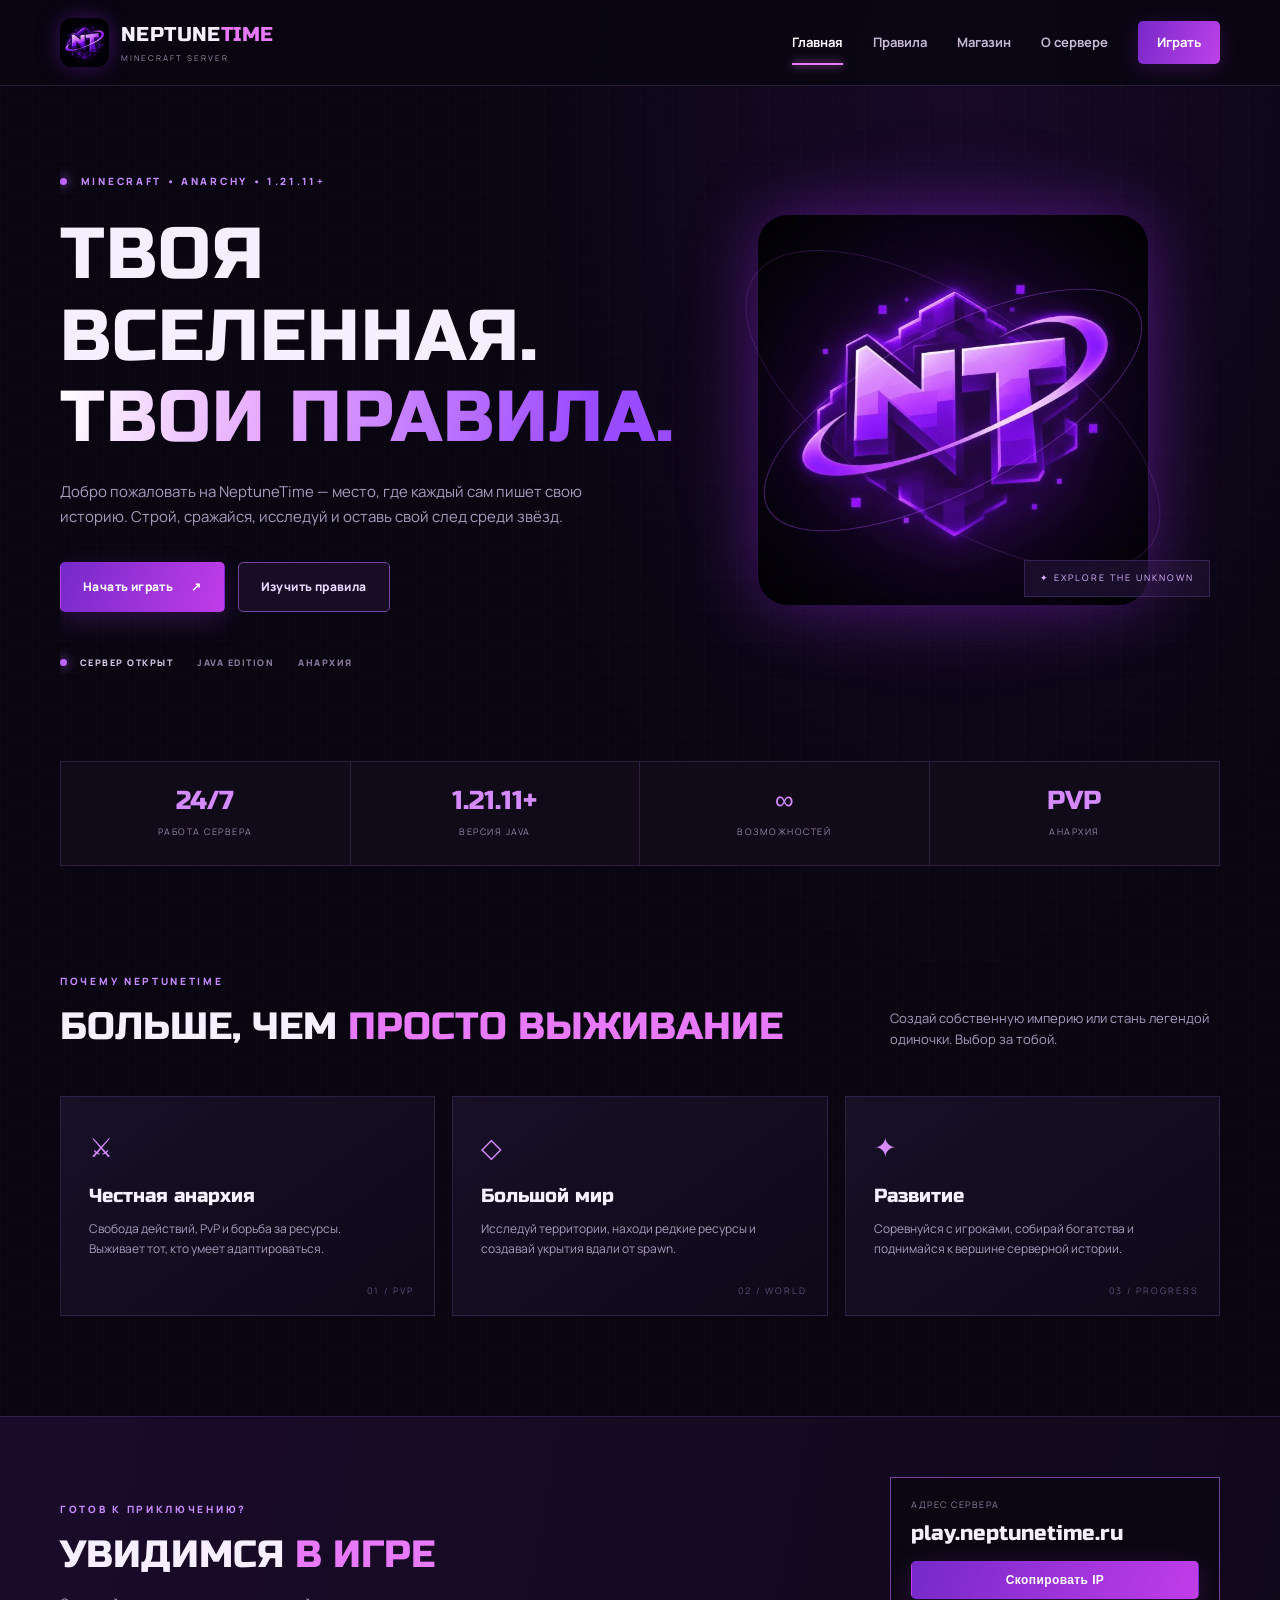
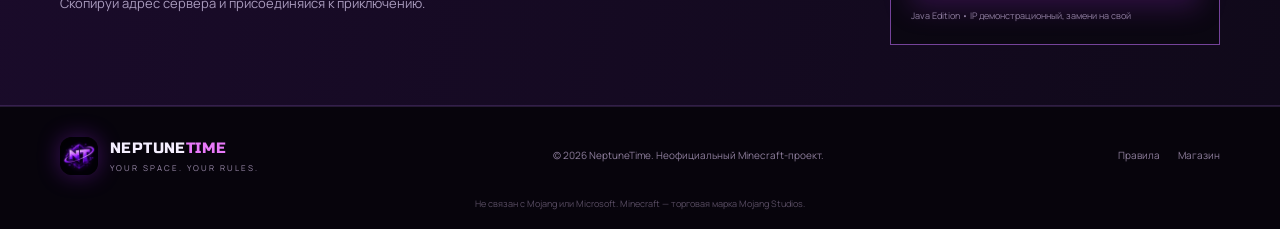
<file: NeptuneTime/index.html>
<!DOCTYPE html>
<html lang="ru">
<head>
  <meta charset="UTF-8"><meta name="viewport" content="width=device-width, initial-scale=1">
  <meta name="theme-color" content="#090611"><meta name="description" content="NeptuneTime — Minecraft анархия с космической атмосферой.">
  <title>NeptuneTime — Minecraft сервер</title><link rel="icon" href="assets/logo.jpg"><link rel="stylesheet" href="css/style.css">
</head>
<body>
<header class="site-header"><a class="brand" href="index.html"><img src="assets/logo.jpg" alt="NeptuneTime"><span>NEPTUNE<span class="accent">TIME</span><small>MINECRAFT SERVER</small></span></a>
<button class="menu-toggle" aria-label="Открыть меню">☰</button><nav class="nav"><a class="active" href="index.html">Главная</a><a href="rules.html">Правила</a><a href="shop.html">Магазин</a><a href="about.html">О сервере</a><a class="nav-cta" href="#connect">Играть</a></nav></header>
<main>
<section class="hero"><div class="hero-grid"></div><div class="hero-content"><span class="eyebrow"><i></i> MINECRAFT • ANARCHY • 1.21.11+</span><h1>ТВОЯ ВСЕЛЕННАЯ.<br><span class="gradient">ТВОИ ПРАВИЛА.</span></h1><p>Добро пожаловать на NeptuneTime — место, где каждый сам пишет свою историю. Строй, сражайся, исследуй и оставь свой след среди звёзд.</p><div class="hero-actions"><a class="button primary" href="#connect">Начать играть <span>↗</span></a><a class="button secondary" href="rules.html">Изучить правила</a></div><div class="hero-meta"><span><b class="pulse"></b> СЕРВЕР ОТКРЫТ</span><span>JAVA EDITION</span><span>АНАРХИЯ</span></div></div><div class="hero-art"><div class="orbit orbit-one"></div><div class="orbit orbit-two"></div><img src="assets/logo.jpg" alt="Логотип NeptuneTime"><div class="floating-tag">✦ EXPLORE THE UNKNOWN</div></div></section>
<section class="stats wrap"><div><strong>24/7</strong><span>РАБОТА СЕРВЕРА</span></div><div><strong>1.21.11+</strong><span>ВЕРСИЯ JAVA</span></div><div><strong>∞</strong><span>ВОЗМОЖНОСТЕЙ</span></div><div><strong>PVP</strong><span>АНАРХИЯ</span></div></section>
<section class="section wrap"><div class="section-head"><div><span class="eyebrow">ПОЧЕМУ NEPTUNETIME</span><h2>БОЛЬШЕ, ЧЕМ <span class="accent">ПРОСТО ВЫЖИВАНИЕ</span></h2></div><p>Создай собственную империю или стань легендой одиночки. Выбор за тобой.</p></div><div class="feature-grid"><article class="feature-card"><div class="feature-icon">⚔</div><h3>Честная анархия</h3><p>Свобода действий, PvP и борьба за ресурсы. Выживает тот, кто умеет адаптироваться.</p><span class="card-number">01 / PVP</span></article><article class="feature-card"><div class="feature-icon">◇</div><h3>Большой мир</h3><p>Исследуй территории, находи редкие ресурсы и создавай укрытия вдали от spawn.</p><span class="card-number">02 / WORLD</span></article><article class="feature-card"><div class="feature-icon">✦</div><h3>Развитие</h3><p>Соревнуйся с игроками, собирай богатства и поднимайся к вершине серверной истории.</p><span class="card-number">03 / PROGRESS</span></article></div></section>
<section class="connect-section" id="connect"><div class="wrap connect-box"><div><span class="eyebrow">ГОТОВ К ПРИКЛЮЧЕНИЮ?</span><h2>УВИДИМСЯ <span class="accent">В ИГРЕ</span></h2><p>Скопируй адрес сервера и присоединяйся к приключению.</p></div><div class="server-address"><span>АДРЕС СЕРВЕРА</span><strong id="server-ip">play.neptunetime.ru</strong><button class="button primary copy-btn" data-copy="play.neptunetime.ru">Скопировать IP</button><small class="copy-status" aria-live="polite">Java Edition • IP демонстрационный, замени на свой</small></div></div></section>
</main><footer class="footer"><div class="wrap footer-inner"><a class="brand small-brand" href="index.html"><img src="assets/logo.jpg" alt=""><span>NEPTUNE<span class="accent">TIME</span><small>YOUR SPACE. YOUR RULES.</small></span></a><p>© 2026 NeptuneTime. Неофициальный Minecraft-проект.</p><div><a href="rules.html">Правила</a><a href="shop.html">Магазин</a></div></div><p class="disclaimer">Не связан с Mojang или Microsoft. Minecraft — торговая марка Mojang Studios.</p></footer><script src="js/main.js"></script></body></html>
</file>
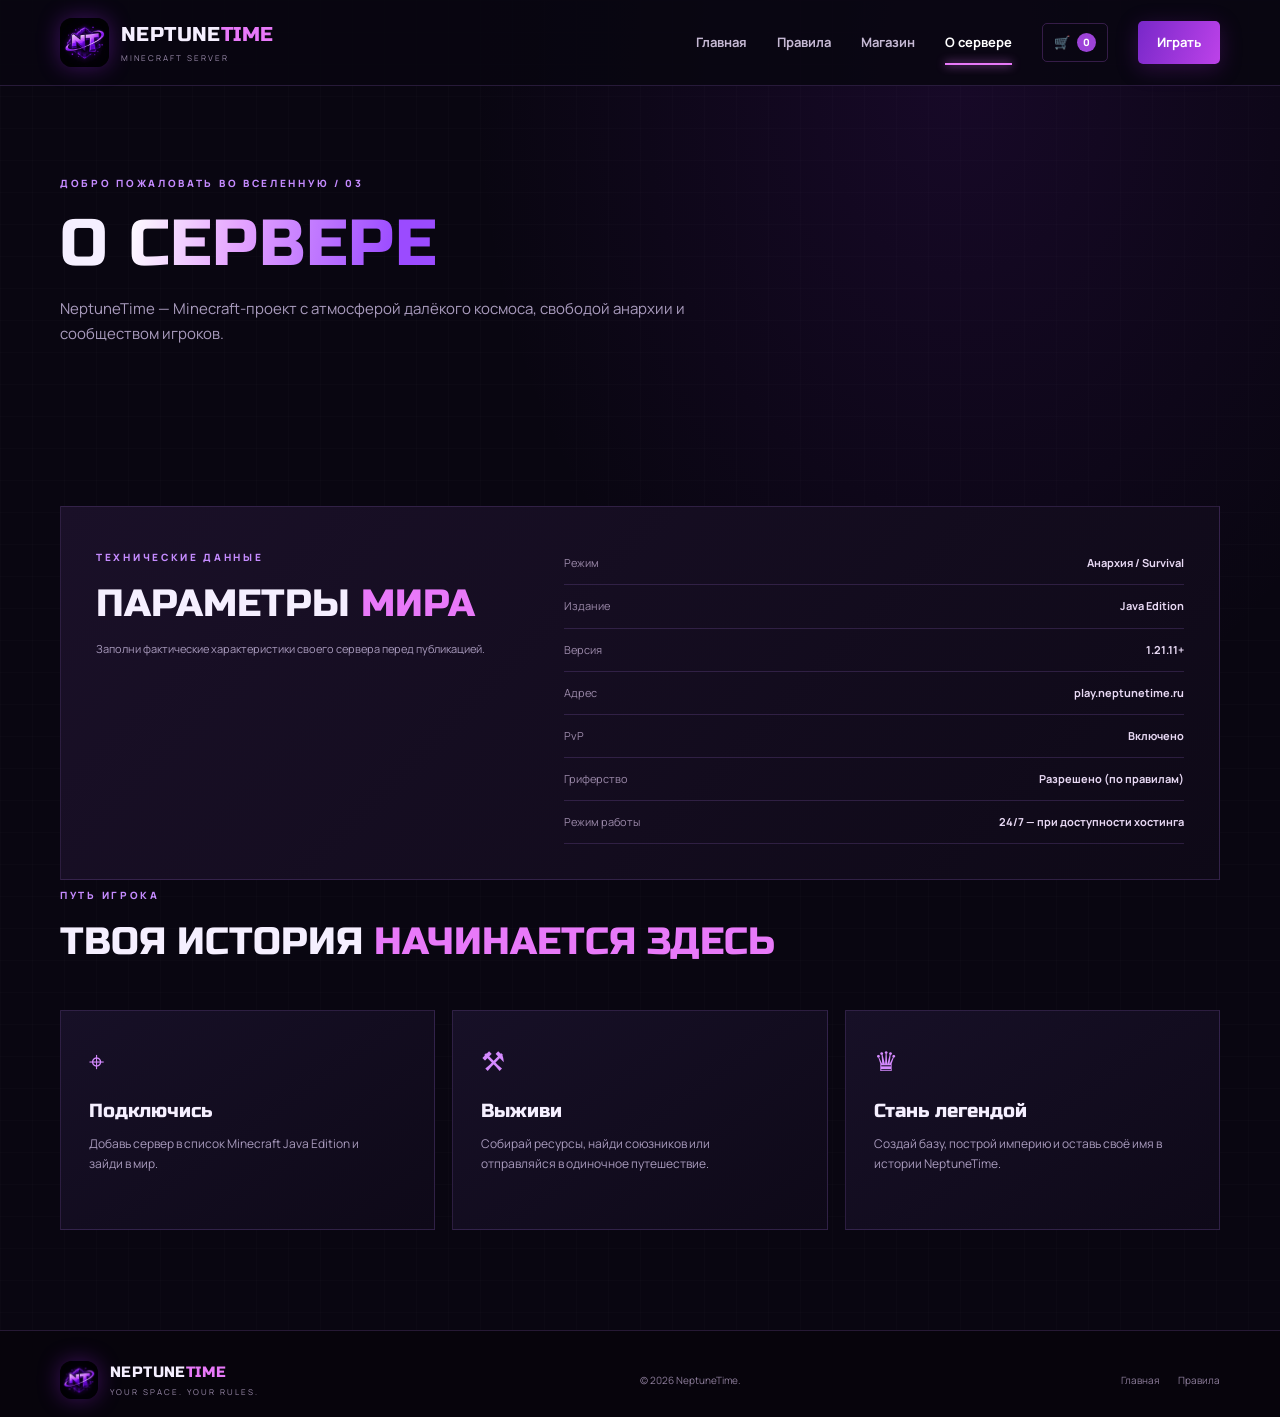
<file: NeptuneTime/about.html>
<!DOCTYPE html>
<html lang="ru"><head><meta charset="UTF-8"><meta name="viewport" content="width=device-width,initial-scale=1"><meta name="theme-color" content="#090611"><title>О сервере — NeptuneTime</title><link rel="icon" href="assets/logo.jpg"><link rel="stylesheet" href="css/style.css"></head><body>
<header class="site-header"><a class="brand" href="index.html"><img src="assets/logo.jpg" alt="NeptuneTime"><span>NEPTUNE<span class="accent">TIME</span><small>MINECRAFT SERVER</small></span></a><button class="menu-toggle" aria-label="Открыть меню">☰</button><nav class="nav"><a href="index.html">Главная</a><a href="rules.html">Правила</a><a href="shop.html">Магазин</a><a class="active" href="about.html">О сервере</a><a class="cart-nav" href="shop.html#cart" aria-label="Корзина">🛒 <span class="cart-count">0</span></a><a class="nav-cta" href="index.html#connect">Играть</a></nav></header>
<main><section class="page-hero wrap"><span class="eyebrow">ДОБРО ПОЖАЛОВАТЬ ВО ВСЕЛЕННУЮ / 03</span><h1>О <span class="gradient">СЕРВЕРЕ</span></h1><p>NeptuneTime — Minecraft-проект с атмосферой далёкого космоса, свободой анархии и сообществом игроков.</p></section>
<section class="wrap section"><div class="about-panel"><div><span class="eyebrow">ТЕХНИЧЕСКИЕ ДАННЫЕ</span><h2>ПАРАМЕТРЫ <span class="accent">МИРА</span></h2><p class="muted">Заполни фактические характеристики своего сервера перед публикацией.</p></div><div class="data-list"><div><span>Режим</span><b>Анархия / Survival</b></div><div><span>Издание</span><b>Java Edition</b></div><div><span>Версия</span><b>1.21.11+</b></div><div><span>Адрес</span><b>play.neptunetime.ru</b></div><div><span>PvP</span><b>Включено</b></div><div><span>Гриферство</span><b>Разрешено (по правилам)</b></div><div><span>Режим работы</span><b>24/7 — при доступности хостинга</b></div></div></div>
<div class="section-head"><div><span class="eyebrow">ПУТЬ ИГРОКА</span><h2>ТВОЯ ИСТОРИЯ <span class="accent">НАЧИНАЕТСЯ ЗДЕСЬ</span></h2></div></div><div class="feature-grid"><article class="feature-card"><div class="feature-icon">⌖</div><h3>Подключись</h3><p>Добавь сервер в список Minecraft Java Edition и зайди в мир.</p></article><article class="feature-card"><div class="feature-icon">⚒</div><h3>Выживи</h3><p>Собирай ресурсы, найди союзников или отправляйся в одиночное путешествие.</p></article><article class="feature-card"><div class="feature-icon">♛</div><h3>Стань легендой</h3><p>Создай базу, построй империю и оставь своё имя в истории NeptuneTime.</p></article></div></section></main>
<footer class="footer"><div class="wrap footer-inner"><a class="brand small-brand" href="index.html"><img src="assets/logo.jpg" alt=""><span>NEPTUNE<span class="accent">TIME</span><small>YOUR SPACE. YOUR RULES.</small></span></a><p>© 2026 NeptuneTime.</p><div><a href="index.html">Главная</a><a href="rules.html">Правила</a></div></div></footer><script src="js/main.js"></script></body></html>
</file>
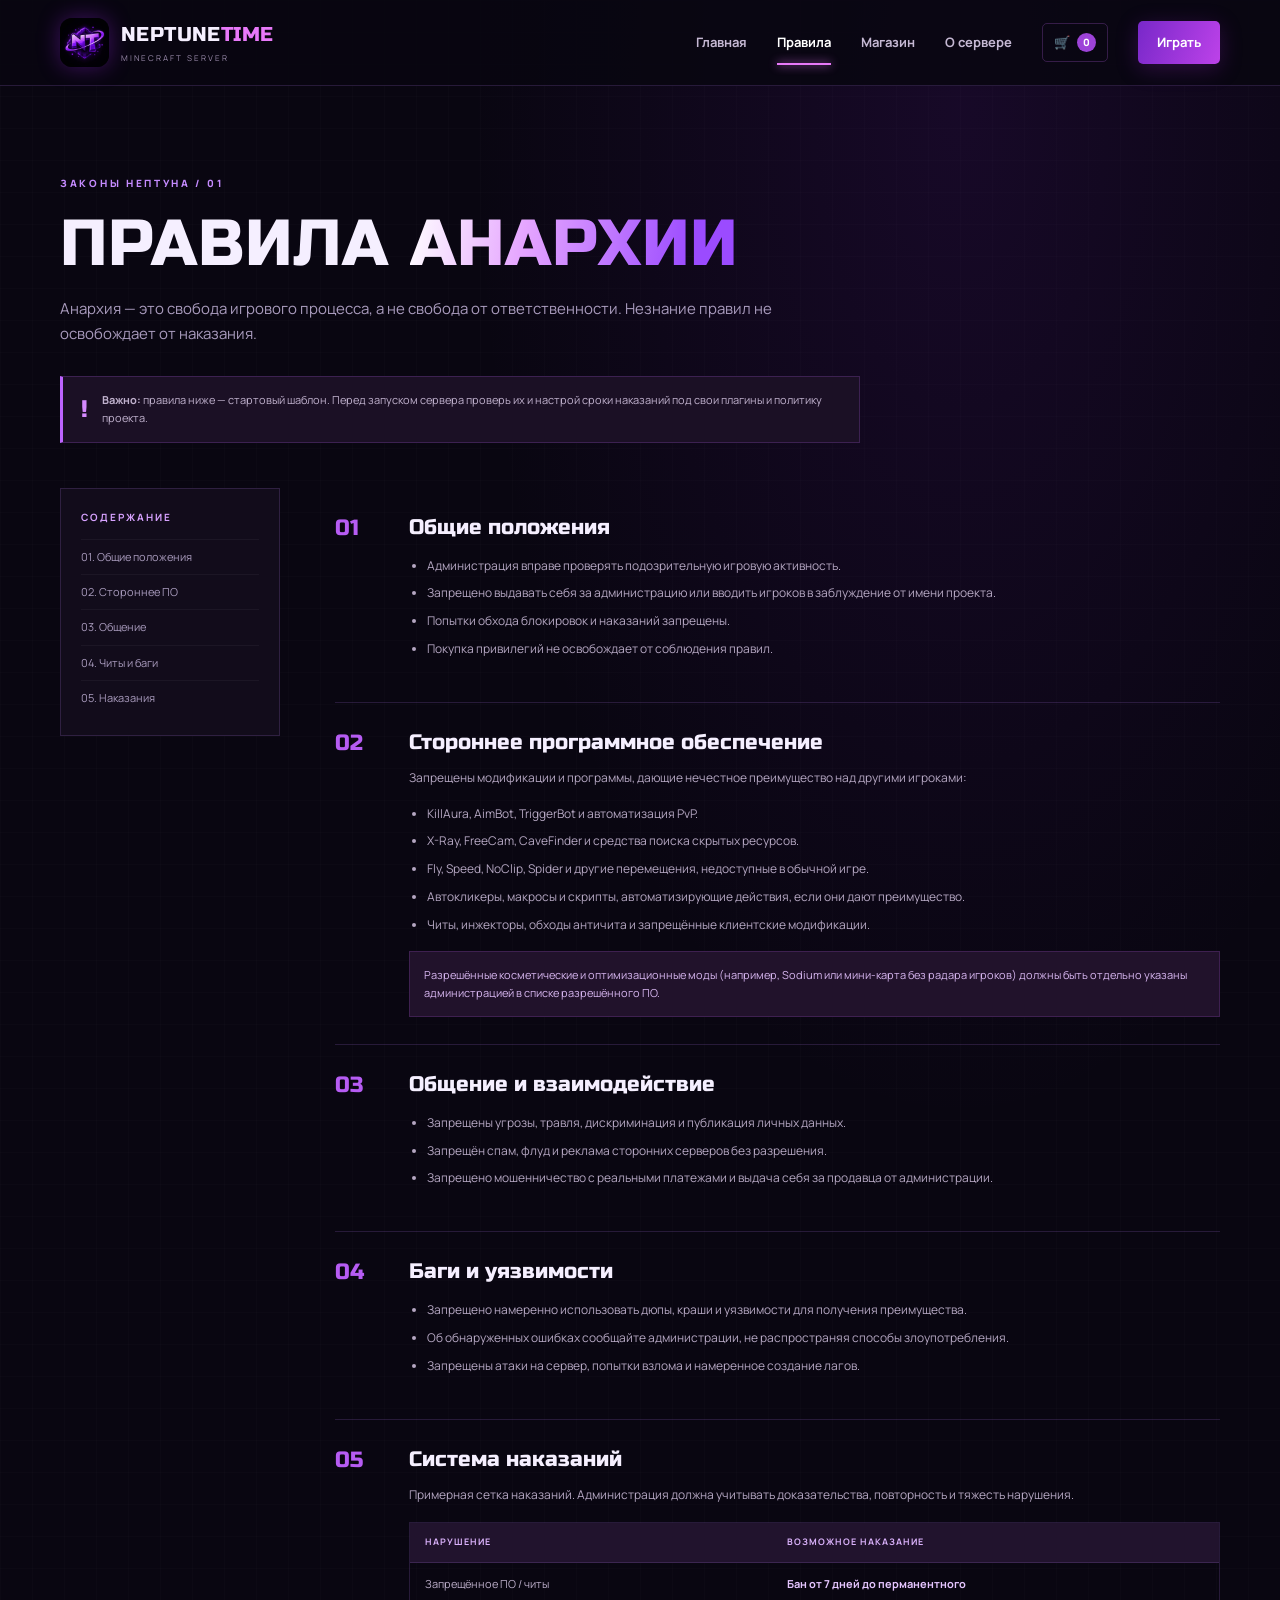
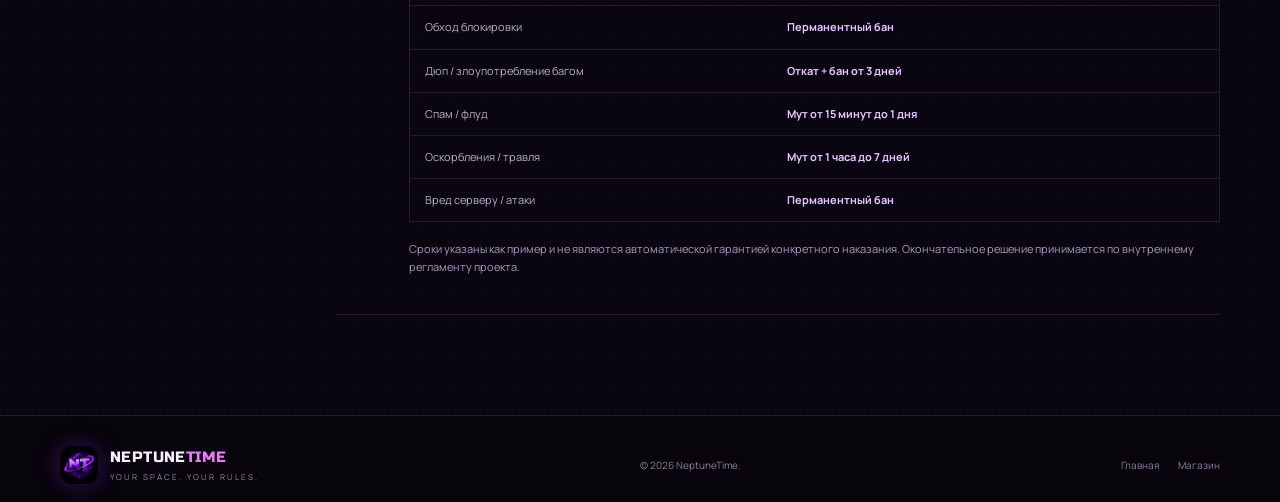
<file: NeptuneTime/rules.html>
<!DOCTYPE html>
<html lang="ru"><head><meta charset="UTF-8"><meta name="viewport" content="width=device-width,initial-scale=1"><meta name="theme-color" content="#090611"><title>Правила — NeptuneTime</title><link rel="icon" href="assets/logo.jpg"><link rel="stylesheet" href="css/style.css"></head><body>
<header class="site-header"><a class="brand" href="index.html"><img src="assets/logo.jpg" alt="NeptuneTime"><span>NEPTUNE<span class="accent">TIME</span><small>MINECRAFT SERVER</small></span></a><button class="menu-toggle" aria-label="Открыть меню">☰</button><nav class="nav"><a href="index.html">Главная</a><a class="active" href="rules.html">Правила</a><a href="shop.html">Магазин</a><a href="about.html">О сервере</a><a class="cart-nav" href="shop.html#cart" aria-label="Корзина">🛒 <span class="cart-count">0</span></a><a class="nav-cta" href="index.html#connect">Играть</a></nav></header>
<main><section class="page-hero wrap"><span class="eyebrow">ЗАКОНЫ НЕПТУНА / 01</span><h1>ПРАВИЛА <span class="gradient">АНАРХИИ</span></h1><p>Анархия — это свобода игрового процесса, а не свобода от ответственности. Незнание правил не освобождает от наказания.</p><div class="notice"><span>!</span><p><b>Важно:</b> правила ниже — стартовый шаблон. Перед запуском сервера проверь их и настрой сроки наказаний под свои плагины и политику проекта.</p></div></section>
<section class="wrap rules-layout"><aside class="rules-index"><b>СОДЕРЖАНИЕ</b><a href="#general">01. Общие положения</a><a href="#software">02. Стороннее ПО</a><a href="#chat">03. Общение</a><a href="#exploits">04. Читы и баги</a><a href="#punishments">05. Наказания</a></aside><div class="rules-content">
<article class="rule-block" id="general"><span class="rule-no">01</span><div><h2>Общие положения</h2><ul><li>Администрация вправе проверять подозрительную игровую активность.</li><li>Запрещено выдавать себя за администрацию или вводить игроков в заблуждение от имени проекта.</li><li>Попытки обхода блокировок и наказаний запрещены.</li><li>Покупка привилегий не освобождает от соблюдения правил.</li></ul></div></article>
<article class="rule-block" id="software"><span class="rule-no">02</span><div><h2>Стороннее программное обеспечение</h2><p>Запрещены модификации и программы, дающие нечестное преимущество над другими игроками:</p><ul><li>KillAura, AimBot, TriggerBot и автоматизация PvP.</li><li>X-Ray, FreeCam, CaveFinder и средства поиска скрытых ресурсов.</li><li>Fly, Speed, NoClip, Spider и другие перемещения, недоступные в обычной игре.</li><li>Автокликеры, макросы и скрипты, автоматизирующие действия, если они дают преимущество.</li><li>Читы, инжекторы, обходы античита и запрещённые клиентские модификации.</li></ul><div class="rule-tip">Разрешённые косметические и оптимизационные моды (например, Sodium или мини-карта без радара игроков) должны быть отдельно указаны администрацией в списке разрешённого ПО.</div></div></article>
<article class="rule-block" id="chat"><span class="rule-no">03</span><div><h2>Общение и взаимодействие</h2><ul><li>Запрещены угрозы, травля, дискриминация и публикация личных данных.</li><li>Запрещён спам, флуд и реклама сторонних серверов без разрешения.</li><li>Запрещено мошенничество с реальными платежами и выдача себя за продавца от администрации.</li></ul></div></article>
<article class="rule-block" id="exploits"><span class="rule-no">04</span><div><h2>Баги и уязвимости</h2><ul><li>Запрещено намеренно использовать дюпы, краши и уязвимости для получения преимущества.</li><li>Об обнаруженных ошибках сообщайте администрации, не распространяя способы злоупотребления.</li><li>Запрещены атаки на сервер, попытки взлома и намеренное создание лагов.</li></ul></div></article>
<article class="rule-block" id="punishments"><span class="rule-no">05</span><div><h2>Система наказаний</h2><p>Примерная сетка наказаний. Администрация должна учитывать доказательства, повторность и тяжесть нарушения.</p><div class="punishment-table"><div><b>НАРУШЕНИЕ</b><b>ВОЗМОЖНОЕ НАКАЗАНИЕ</b></div><div><span>Запрещённое ПО / читы</span><strong>Бан от 7 дней до перманентного</strong></div><div><span>Обход блокировки</span><strong>Перманентный бан</strong></div><div><span>Дюп / злоупотребление багом</span><strong>Откат + бан от 3 дней</strong></div><div><span>Спам / флуд</span><strong>Мут от 15 минут до 1 дня</strong></div><div><span>Оскорбления / травля</span><strong>Мут от 1 часа до 7 дней</strong></div><div><span>Вред серверу / атаки</span><strong>Перманентный бан</strong></div></div><p class="muted">Сроки указаны как пример и не являются автоматической гарантией конкретного наказания. Окончательное решение принимается по внутреннему регламенту проекта.</p></div></article>
</div></section></main><footer class="footer"><div class="wrap footer-inner"><a class="brand small-brand" href="index.html"><img src="assets/logo.jpg" alt=""><span>NEPTUNE<span class="accent">TIME</span><small>YOUR SPACE. YOUR RULES.</small></span></a><p>© 2026 NeptuneTime.</p><div><a href="index.html">Главная</a><a href="shop.html">Магазин</a></div></div></footer><script src="js/main.js"></script></body></html>
</file>
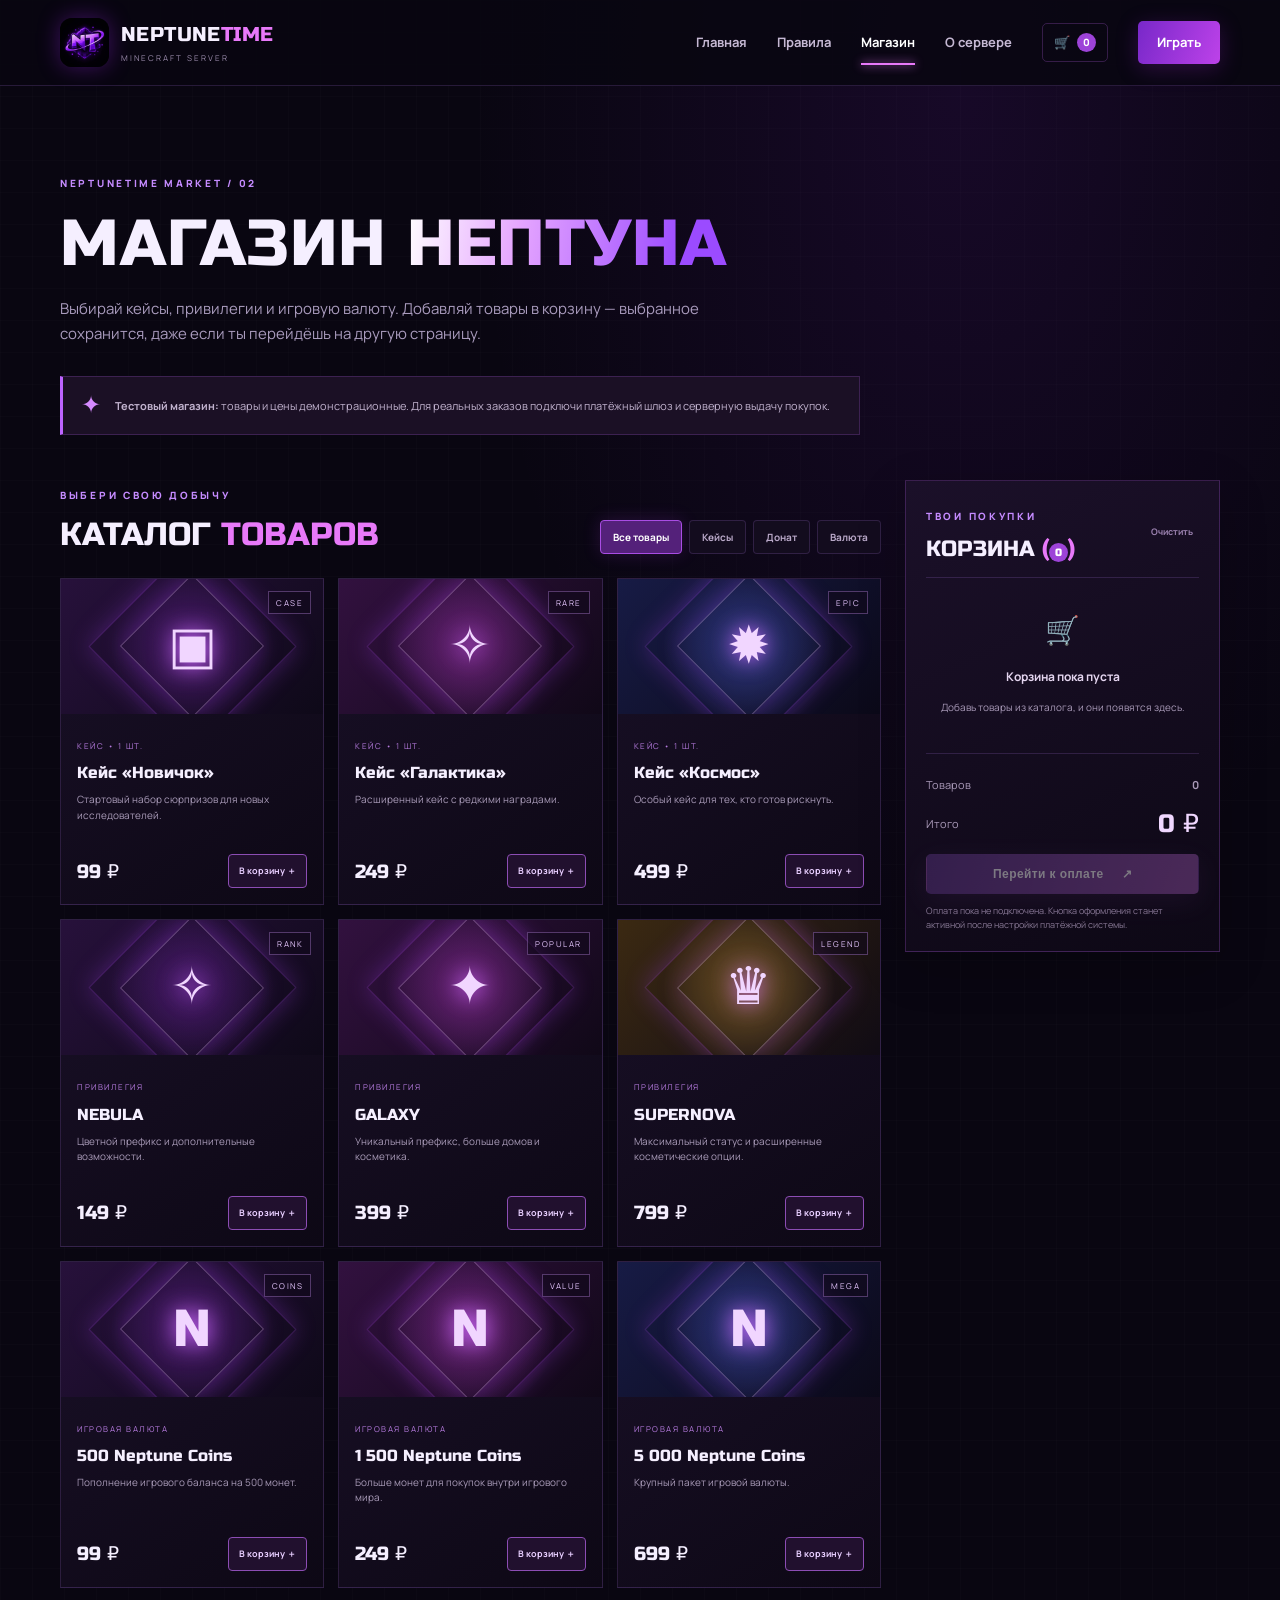
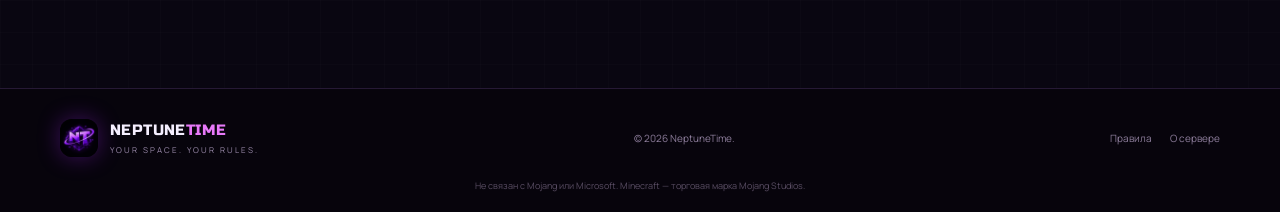
<file: NeptuneTime/shop.html>
<!DOCTYPE html>
<html lang="ru">
<head><meta charset="UTF-8"><meta name="viewport" content="width=device-width,initial-scale=1"><meta name="theme-color" content="#090611"><title>Магазин — NeptuneTime</title><link rel="icon" href="assets/logo.jpg"><link rel="stylesheet" href="css/style.css"></head>
<body>
<header class="site-header"><a class="brand" href="index.html"><img src="assets/logo.jpg" alt="NeptuneTime"><span>NEPTUNE<span class="accent">TIME</span><small>MINECRAFT SERVER</small></span></a><button class="menu-toggle" aria-label="Открыть меню">☰</button><nav class="nav"><a href="index.html">Главная</a><a href="rules.html">Правила</a><a class="active" href="shop.html">Магазин</a><a href="about.html">О сервере</a><a class="cart-nav" href="#cart" aria-label="Корзина">🛒 <span class="cart-count">0</span></a><a class="nav-cta" href="index.html#connect">Играть</a></nav></header>
<main>
<section class="page-hero wrap"><span class="eyebrow">NEPTUNETIME MARKET / 02</span><h1>МАГАЗИН <span class="gradient">НЕПТУНА</span></h1><p>Выбирай кейсы, привилегии и игровую валюту. Добавляй товары в корзину — выбранное сохранится, даже если ты перейдёшь на другую страницу.</p><div class="notice"><span>✦</span><p><b>Тестовый магазин:</b> товары и цены демонстрационные. Для реальных заказов подключи платёжный шлюз и серверную выдачу покупок.</p></div></section>
<section class="wrap shop-layout">
<div class="shop-main">
<div class="shop-toolbar"><div><span class="eyebrow">ВЫБЕРИ СВОЮ ДОБЫЧУ</span><h2>КАТАЛОГ <span class="accent">ТОВАРОВ</span></h2></div><div class="shop-filters" role="group" aria-label="Категории товаров"><button class="filter-btn active" data-filter="all">Все товары</button><button class="filter-btn" data-filter="cases">Кейсы</button><button class="filter-btn" data-filter="ranks">Донат</button><button class="filter-btn" data-filter="currency">Валюта</button></div></div>
<div class="shop-grid">
<article class="product-card" data-category="cases" data-id="case-starter" data-name="Кейс «Новичок»" data-price="99"><div class="product-visual case-violet"><span class="product-symbol">▣</span><span class="product-ribbon">CASE</span></div><div class="product-info"><span class="product-type">КЕЙС • 1 ШТ.</span><h3>Кейс «Новичок»</h3><p>Стартовый набор сюрпризов для новых исследователей.</p><div class="product-bottom"><strong>99 ₽</strong><button class="add-cart" type="button">В корзину <span>＋</span></button></div></div></article>
<article class="product-card" data-category="cases" data-id="case-galaxy" data-name="Кейс «Галактика»" data-price="249"><div class="product-visual case-pink"><span class="product-symbol">✧</span><span class="product-ribbon">RARE</span></div><div class="product-info"><span class="product-type">КЕЙС • 1 ШТ.</span><h3>Кейс «Галактика»</h3><p>Расширенный кейс с редкими наградами.</p><div class="product-bottom"><strong>249 ₽</strong><button class="add-cart" type="button">В корзину <span>＋</span></button></div></div></article>
<article class="product-card" data-category="cases" data-id="case-cosmic" data-name="Кейс «Космос»" data-price="499"><div class="product-visual case-blue"><span class="product-symbol">✹</span><span class="product-ribbon">EPIC</span></div><div class="product-info"><span class="product-type">КЕЙС • 1 ШТ.</span><h3>Кейс «Космос»</h3><p>Особый кейс для тех, кто готов рискнуть.</p><div class="product-bottom"><strong>499 ₽</strong><button class="add-cart" type="button">В корзину <span>＋</span></button></div></div></article>
<article class="product-card" data-category="ranks" data-id="rank-nebula" data-name="Привилегия NEBULA" data-price="149"><div class="product-visual rank-violet"><span class="product-symbol">✧</span><span class="product-ribbon">RANK</span></div><div class="product-info"><span class="product-type">ПРИВИЛЕГИЯ</span><h3>NEBULA</h3><p>Цветной префикс и дополнительные возможности.</p><div class="product-bottom"><strong>149 ₽</strong><button class="add-cart" type="button">В корзину <span>＋</span></button></div></div></article>
<article class="product-card" data-category="ranks" data-id="rank-galaxy" data-name="Привилегия GALAXY" data-price="399"><div class="product-visual rank-pink"><span class="product-symbol">✦</span><span class="product-ribbon">POPULAR</span></div><div class="product-info"><span class="product-type">ПРИВИЛЕГИЯ</span><h3>GALAXY</h3><p>Уникальный префикс, больше домов и косметика.</p><div class="product-bottom"><strong>399 ₽</strong><button class="add-cart" type="button">В корзину <span>＋</span></button></div></div></article>
<article class="product-card" data-category="ranks" data-id="rank-supernova" data-name="Привилегия SUPERNOVA" data-price="799"><div class="product-visual rank-gold"><span class="product-symbol">♛</span><span class="product-ribbon">LEGEND</span></div><div class="product-info"><span class="product-type">ПРИВИЛЕГИЯ</span><h3>SUPERNOVA</h3><p>Максимальный статус и расширенные косметические опции.</p><div class="product-bottom"><strong>799 ₽</strong><button class="add-cart" type="button">В корзину <span>＋</span></button></div></div></article>
<article class="product-card" data-category="currency" data-id="coins-500" data-name="500 Neptune Coins" data-price="99"><div class="product-visual coin-violet"><span class="product-symbol">N</span><span class="product-ribbon">COINS</span></div><div class="product-info"><span class="product-type">ИГРОВАЯ ВАЛЮТА</span><h3>500 Neptune Coins</h3><p>Пополнение игрового баланса на 500 монет.</p><div class="product-bottom"><strong>99 ₽</strong><button class="add-cart" type="button">В корзину <span>＋</span></button></div></div></article>
<article class="product-card" data-category="currency" data-id="coins-1500" data-name="1 500 Neptune Coins" data-price="249"><div class="product-visual coin-pink"><span class="product-symbol">N</span><span class="product-ribbon">VALUE</span></div><div class="product-info"><span class="product-type">ИГРОВАЯ ВАЛЮТА</span><h3>1 500 Neptune Coins</h3><p>Больше монет для покупок внутри игрового мира.</p><div class="product-bottom"><strong>249 ₽</strong><button class="add-cart" type="button">В корзину <span>＋</span></button></div></div></article>
<article class="product-card" data-category="currency" data-id="coins-5000" data-name="5 000 Neptune Coins" data-price="699"><div class="product-visual coin-blue"><span class="product-symbol">N</span><span class="product-ribbon">MEGA</span></div><div class="product-info"><span class="product-type">ИГРОВАЯ ВАЛЮТА</span><h3>5 000 Neptune Coins</h3><p>Крупный пакет игровой валюты.</p><div class="product-bottom"><strong>699 ₽</strong><button class="add-cart" type="button">В корзину <span>＋</span></button></div></div></article>
</div></div>
<aside class="cart-panel" id="cart"><div class="cart-heading"><div><span class="eyebrow">ТВОИ ПОКУПКИ</span><h2>КОРЗИНА <span class="accent">(<span class="cart-count">0</span>)</span></h2></div><button class="cart-clear" type="button">Очистить</button></div><div class="cart-items"><div class="cart-empty"><span>🛒</span><b>Корзина пока пуста</b><p>Добавь товары из каталога, и они появятся здесь.</p></div></div><div class="cart-summary"><div><span>Товаров</span><b class="cart-quantity">0</b></div><div class="cart-total-row"><span>Итого</span><strong class="cart-total">0 ₽</strong></div><button class="button primary checkout-btn" type="button" disabled>Перейти к оплате <span>↗</span></button><small class="checkout-note">Оплата пока не подключена. Кнопка оформления станет активной после настройки платёжной системы.</small></div></aside>
</section>
</main>
<footer class="footer"><div class="wrap footer-inner"><a class="brand small-brand" href="index.html"><img src="assets/logo.jpg" alt=""><span>NEPTUNE<span class="accent">TIME</span><small>YOUR SPACE. YOUR RULES.</small></span></a><p>© 2026 NeptuneTime.</p><div><a href="rules.html">Правила</a><a href="about.html">О сервере</a></div></div><p class="disclaimer">Не связан с Mojang или Microsoft. Minecraft — торговая марка Mojang Studios.</p></footer>
<script src="js/main.js"></script></body></html>
</file>
<file: NeptuneTime/css/style.css>
@import url('https://fonts.googleapis.com/css2?family=Manrope:wght@400;500;600;700;800&family=Russo+One&display=swap');
:root{--bg:#090611;--panel:#110b1e;--panel2:#171027;--purple:#a855f7;--pink:#e879f9;--text:#f5efff;--muted:#a99bbd;--line:rgba(190,130,255,.17);--font:'Manrope',sans-serif;--display:'Russo One',sans-serif}
*{box-sizing:border-box}html{scroll-behavior:smooth}body{margin:0;background:var(--bg);color:var(--text);font-family:var(--font);line-height:1.65;background-image:radial-gradient(ellipse at 75% 5%,rgba(105,26,170,.15),transparent 36%),linear-gradient(rgba(255,255,255,.012) 1px,transparent 1px),linear-gradient(90deg,rgba(255,255,255,.012) 1px,transparent 1px);background-size:auto,32px 32px,32px 32%}a{color:inherit;text-decoration:none}.wrap{width:min(1160px,calc(100% - 48px));margin:auto}.accent{color:var(--pink)}.gradient{background:linear-gradient(100deg,#fff 0%,#e5a5ff 35%,#9b4bff 85%);-webkit-background-clip:text;background-clip:text;color:transparent}.site-header{height:86px;padding:0 max(24px,calc((100% - 1160px)/2));display:flex;align-items:center;justify-content:space-between;border-bottom:1px solid var(--line);background:rgba(9,6,17,.86);backdrop-filter:blur(16px);position:sticky;top:0;z-index:20}.brand{display:flex;align-items:center;gap:12px;font:20px var(--display);letter-spacing:.4px;line-height:1.2}.brand img{width:49px;height:49px;object-fit:cover;border-radius:12px;box-shadow:0 0 22px #8b21d766}.brand small{display:block;font:8px var(--font);letter-spacing:2px;color:#9b8bab;margin-top:5px}.nav{display:flex;align-items:center;gap:30px;color:#c5b8d3;font-size:13px;font-weight:700}.nav a{transition:.2s}.nav a:hover,.nav a.active{color:#fff}.nav a.active{position:relative}.nav a.active:after{content:"";position:absolute;bottom:-12px;left:0;width:100%;height:2px;background:var(--pink);box-shadow:0 0 10px var(--pink)}.nav .nav-cta{padding:11px 19px;background:linear-gradient(110deg,#7828c9,#bd42e9);border-radius:5px;color:white;box-shadow:0 5px 22px #8d26c344}.menu-toggle{display:none;background:none;border:0;color:white;font-size:25px}.hero{min-height:600px;display:grid;grid-template-columns:1.08fr .92fr;align-items:center;width:min(1160px,calc(100% - 48px));margin:auto;position:relative;overflow:hidden}.hero-content{grid-column:1;grid-row:1;padding:80px 0;position:relative;z-index:2}.eyebrow{font-size:10px;letter-spacing:2.7px;font-weight:800;color:#c58bff}.eyebrow i,.pulse{display:inline-block;width:7px;height:7px;border-radius:50%;background:#bd65ff;box-shadow:0 0 12px #bd65ff;margin-right:9px}.hero h1,.page-hero h1{font:clamp(42px,6vw,72px)/1.13 var(--display);letter-spacing:1px;margin:22px 0}.hero-content>p,.page-hero>p{max-width:560px;color:var(--muted);font-size:15px}.hero-actions{display:flex;gap:13px;margin-top:32px}.button{display:inline-flex;justify-content:center;align-items:center;gap:18px;padding:14px 22px;border-radius:5px;font-size:12px;font-weight:800;letter-spacing:.4px;border:1px solid transparent;cursor:pointer;transition:.2s}.button:hover{transform:translateY(-3px);filter:brightness(1.15)}.primary{background:linear-gradient(110deg,#7629c9,#c13de8);box-shadow:0 8px 28px #962ed044;color:white}.secondary{border-color:#74449c;background:#170e25;color:#e8d5ff}.hero-meta{display:flex;gap:24px;margin-top:44px;color:#8d7c9e;font-size:9px;letter-spacing:1.5px;font-weight:800}.hero-meta span:first-child{color:#d7c8e8}.hero-art{grid-column:2;grid-row:1;height:470px;display:grid;place-items:center;position:relative;transform:translateY(-8px)}.hero-art:before{content:"";position:absolute;width:330px;height:330px;border-radius:50%;background:#8c27ed33;filter:blur(65px)}.hero-art img{width:min(390px,90%);border-radius:30px;position:relative;z-index:1;mix-blend-mode:screen;filter:drop-shadow(0 0 35px #9a27ed66)}.orbit{position:absolute;width:420px;height:160px;border:1px solid #a94cff66;border-radius:50%;transform:rotate(-28deg)}.orbit-two{width:480px;height:210px;transform:rotate(34deg);border-color:#b84cff30}.floating-tag{position:absolute;bottom:48px;right:10px;padding:10px 15px;background:#170d26;border:1px solid var(--line);font-size:9px;letter-spacing:2px;color:#d9b4ff}.stats{display:grid;grid-template-columns:repeat(4,1fr);border:1px solid var(--line);background:#100a19;margin-top:10px}.stats div{text-align:center;padding:23px 10px;border-right:1px solid var(--line)}.stats div:last-child{border:0}.stats strong{display:block;font:26px var(--display);color:#d58aff}.stats span{font-size:9px;letter-spacing:1.5px;color:#9584a7}.section{padding-top:100px;padding-bottom:100px}.section-head{display:flex;align-items:end;justify-content:space-between;gap:30px;margin-bottom:32px}.section-head h2,.connect-box h2,.about-panel h2{font:clamp(25px,3vw,38px)/1.25 var(--display);margin:12px 0}.section-head>p{max-width:330px;color:var(--muted);font-size:13px}.feature-grid{display:grid;grid-template-columns:repeat(3,1fr);gap:17px}.feature-card{position:relative;min-height:220px;padding:28px;background:linear-gradient(145deg,#171027,#0e0918);border:1px solid var(--line);overflow:hidden;transition:.25s}.feature-card:hover,.donate-card:hover{transform:translateY(-5px);border-color:#a64bdb88}.feature-icon{font-size:27px;color:#d58aff}.feature-card h3{font:19px var(--display);margin:15px 0 8px}.feature-card p{font-size:12px;color:var(--muted);max-width:300px}.card-number{position:absolute;right:20px;bottom:16px;color:#614b78;font-size:9px;letter-spacing:2px}.connect-section{padding:60px 0;background:linear-gradient(100deg,#1a0b2a,#10091a);border-top:1px solid var(--line);border-bottom:1px solid var(--line)}.connect-box{display:flex;align-items:center;justify-content:space-between;gap:40px}.connect-box p{color:var(--muted);font-size:13px}.server-address{min-width:330px;padding:20px;background:#0b0712;border:1px solid #75439a}.server-address>span,.server-address small{display:block;color:#8f7da0;font-size:9px;letter-spacing:1.5px}.server-address strong{display:block;font:21px var(--display);margin:8px 0 15px}.server-address small{margin-top:10px;letter-spacing:0}.copy-btn{width:100%;padding:11px}.footer{padding:30px 0 18px;background:#07040c;border-top:1px solid var(--line)}.footer-inner{display:flex;align-items:center;justify-content:space-between;gap:20px}.small-brand{font-size:15px}.small-brand img{width:38px;height:38px}.footer p,.footer a:not(.brand){font-size:10px;color:#8e7e9c}.footer-inner>div{display:flex;gap:18px}.disclaimer{text-align:center;color:#594d63!important;font-size:9px!important;margin:22px 0 0}.page-hero{padding:82px 0 45px}.page-hero h1{font-size:clamp(40px,6vw,65px);margin:14px 0}.page-hero>p{max-width:720px}.notice{display:flex;gap:14px;align-items:center;max-width:800px;margin-top:30px;padding:14px 18px;background:#1b1025;border:1px solid #7e43a955;border-left:3px solid #bd64ff}.notice>span{font:24px var(--display);color:#d58aff}.notice p{font-size:11px;color:#c1b2ce;margin:0}.rules-layout{display:grid;grid-template-columns:220px 1fr;gap:55px;padding-bottom:100px}.rules-index{position:sticky;top:110px;align-self:start;padding:20px;background:#120c1b;border:1px solid var(--line)}.rules-index b{display:block;font-size:10px;letter-spacing:2px;color:#d7a2ff;margin-bottom:14px}.rules-index a{display:block;padding:8px 0;color:#a99bbd;font-size:11px;border-top:1px solid #ffffff0b}.rules-index a:hover{color:white}.rule-block{display:grid;grid-template-columns:54px 1fr;gap:20px;padding:27px 0;border-bottom:1px solid var(--line);scroll-margin-top:110px}.rule-no{font:22px var(--display);color:#b65cf3}.rule-block h2{font:21px var(--display);margin:0 0 13px}.rule-block p,.rule-block li{font-size:12px;color:#b5a7c2}.rule-block ul{padding-left:18px}.rule-block li{margin:8px 0}.rule-tip{padding:14px;background:#21122b;border:1px solid #8d4ab344;color:#d8b7f1;font-size:11px;margin-top:15px}.punishment-table{border:1px solid var(--line);margin:18px 0}.punishment-table>div{display:grid;grid-template-columns:1fr 1.2fr;gap:15px;padding:12px 15px;border-bottom:1px solid var(--line);font-size:11px;color:#bcaec9}.punishment-table>div:first-child{background:#21132d;color:#d9b1fa;font-size:9px;letter-spacing:1px}.punishment-table>div:last-child{border:0}.punishment-table strong{color:#e5c5ff}.muted{color:var(--muted)!important;font-size:11px!important}.donate-grid{display:grid;grid-template-columns:repeat(3,1fr);gap:18px}.donate-card{position:relative;padding:30px 25px;background:linear-gradient(150deg,#1b1029,#0d0815);border:1px solid var(--line);transition:.25s}.donate-card.featured{border-color:#a34be4;box-shadow:0 0 35px #8d29d222}.popular{position:absolute;top:0;right:0;background:#8d32c7;padding:7px 12px;font-size:8px;letter-spacing:1px}.tier{font-size:9px;letter-spacing:2px;color:#b989e3}.tier-icon{font-size:28px;color:#d98aff;margin:22px 0 8px}.donate-card h2{font:25px var(--display);margin:0}.tier-desc{font-size:11px;color:var(--muted)}.price{font:30px var(--display);margin:23px 0}.price small{font:10px var(--font);color:#9483a2}.donate-card ul{list-style:none;padding:0;margin:22px 0 28px;min-height:120px}.donate-card li{font-size:11px;color:#c0b2cd;padding:7px 0;border-bottom:1px solid #ffffff0c}.donate-card li:before{content:"✦";color:#c46bff;margin-right:9px}.full{width:100%}.donate-note{max-width:800px;margin:25px auto 0;text-align:center;color:#93849e;font-size:10px}.donate-note a{color:#d59aff;text-decoration:underline}.about-panel{display:grid;grid-template-columns:.8fr 1.2fr;gap:55px;padding:35px;background:linear-gradient(135deg,#1a1028,#0e0917);border:1px solid var(--line)}.data-list>div{display:flex;justify-content:space-between;gap:20px;padding:12px 0;border-bottom:1px solid var(--line);font-size:11px}.data-list span{color:#9c8aaa}.data-list b{text-align:right;color:#e8d9f4}
@media(max-width:800px){.nav{gap:15px}.hero{grid-template-columns:1fr}.hero-content{padding:75px 0 10px}.hero-art{height:330px;transform:translateY(-18px)}.hero-art img{width:270px}.orbit{width:320px;height:120px}.stats{grid-template-columns:repeat(2,1fr)}.stats div:nth-child(2){border-right:0}.stats div:nth-child(-n+2){border-bottom:1px solid var(--line)}.section-head{display:block}.section-head>p{max-width:600px}.rules-layout{grid-template-columns:1fr;gap:15px}.rules-index{position:static;display:flex;flex-wrap:wrap;gap:8px 15px}.rules-index b{width:100%;margin:0}.rules-index a{border:0}.donate-grid{grid-template-columns:1fr 1fr}.donate-card:last-child{grid-column:1/-1}.about-panel{grid-template-columns:1fr;gap:20px}}@media(max-width:620px){.site-header{height:72px}.menu-toggle{display:block}.nav{display:none;position:absolute;top:71px;left:0;right:0;padding:18px 24px 25px;background:#0d0815;border-bottom:1px solid var(--line);flex-direction:column;align-items:stretch;gap:16px}.nav.open{display:flex}.nav a.active:after{display:none}.nav .nav-cta{text-align:center}.hero h1{font-size:42px}.hero-meta{gap:12px;font-size:8px}.hero-art{height:280px;transform:translateY(-12px)}.hero-art img{width:230px}.stats strong{font-size:22px}.section{padding-top:70px;padding-bottom:70px}.feature-grid,.donate-grid{grid-template-columns:1fr}.donate-card:last-child{grid-column:auto}.connect-box{display:block}.server-address{min-width:0;margin-top:25px}.footer-inner{flex-wrap:wrap}.footer-inner>p{order:3;width:100%;margin:0}.page-hero{padding-top:60px}.page-hero h1{font-size:39px}.rule-block{grid-template-columns:35px 1fr;gap:12px}.rule-block h2{font-size:18px}.punishment-table>div{grid-template-columns:1fr;gap:4px}.about-panel{padding:22px}.data-list>div{font-size:10px}}


/* NeptuneTime motion & visual polish */
body{animation:pageIn .55s ease both}
@keyframes pageIn{from{opacity:0;transform:translateY(8px)}to{opacity:1;transform:translateY(0)}}
.hero-content{animation:contentIn .85s cubic-bezier(.2,.75,.25,1) both}
.hero-art{animation:artIn 1s .12s cubic-bezier(.2,.75,.25,1) both}
@keyframes contentIn{from{opacity:0;transform:translateX(-28px)}to{opacity:1;transform:translateX(0)}}
@keyframes artIn{from{opacity:0;transform:translate(24px,-8px) scale(.94)}to{opacity:1;transform:translate(0,-8px) scale(1)}}
.hero-art img{animation:logoFloat 5s ease-in-out infinite;transition:filter .35s,transform .35s}
.hero-art img:hover{filter:drop-shadow(0 0 48px #bd48ffbb) brightness(1.12);transform:scale(1.035)}
@keyframes logoFloat{0%,100%{translate:0 0}50%{translate:0 -12px}}
.orbit-one{animation:orbitSpin 18s linear infinite}
.orbit-two{animation:orbitSpin 25s linear infinite reverse}
@keyframes orbitSpin{to{rotate:360deg}}
.hero-art:before{animation:nebulaPulse 4s ease-in-out infinite}
@keyframes nebulaPulse{0%,100%{opacity:.65;scale:.92}50%{opacity:1;scale:1.12}}
.eyebrow i,.pulse{animation:statusPulse 1.8s ease-in-out infinite}
@keyframes statusPulse{0%,100%{box-shadow:0 0 5px #bd65ff;opacity:.75}50%{box-shadow:0 0 17px 5px #bd65ff;opacity:1}}
.button,.nav a,.feature-card,.donate-card,.brand img,.rules-index a{transition:transform .25s ease,box-shadow .25s ease,border-color .25s ease,color .25s ease,background .25s ease,filter .25s ease}
.button:hover{box-shadow:0 10px 34px #a32ce866}
.feature-card:before,.donate-card:before{content:"";position:absolute;inset:0;pointer-events:none;opacity:0;background:radial-gradient(circle at 20% 0%,#b34dff25,transparent 58%);transition:opacity .35s}
.feature-card:hover:before,.donate-card:hover:before{opacity:1}
.feature-card:hover{box-shadow:0 14px 38px #8b2dcc20}
.brand:hover img{transform:rotate(-5deg) scale(1.06);box-shadow:0 0 30px #a83cffaa}
.nav a:not(.nav-cta):hover{transform:translateY(-2px);color:#e7baff}
.page-hero{animation:contentIn .7s ease both}
.notice{transition:box-shadow .3s,border-color .3s}
.notice:hover{box-shadow:0 0 26px #a33be522;border-color:#ad62df88}
.copy-status{transition:color .2s}
@media(min-width:801px){.hero{grid-template-columns:minmax(0,1.08fr) minmax(0,.92fr)}.hero-content{align-self:center}.hero-art{align-self:center}}
@media(max-width:800px){.hero-content{grid-column:1;grid-row:1}.hero-art{grid-column:1;grid-row:2;transform:translateY(-18px)}}
@media(max-width:620px){.hero-art{transform:translateY(-12px)}}
@media(prefers-reduced-motion:reduce){*,*::before,*::after{scroll-behavior:auto!important;animation-duration:.01ms!important;animation-iteration-count:1!important;transition-duration:.01ms!important}}

body.page-leaving{opacity:0;transform:translateY(-5px);transition:opacity .18s ease,transform .18s ease}


/* Store and persistent cart */
.cart-nav{display:inline-flex;align-items:center;gap:7px!important;padding:8px 11px;border:1px solid #8c4db455;border-radius:5px;color:#e8caff!important}
.cart-count{display:inline-grid;place-items:center;min-width:19px;height:19px;padding:0 5px;border-radius:20px;background:#9d43d8;color:#fff;font-size:10px;font-weight:800}
.shop-layout{display:grid;grid-template-columns:minmax(0,1fr) 315px;gap:24px;padding-bottom:100px;align-items:start}
.shop-toolbar{display:flex;align-items:end;justify-content:space-between;gap:20px;margin-bottom:24px}
.shop-toolbar h2,.cart-heading h2{font:clamp(23px,3vw,32px) var(--display);margin:8px 0 0}
.shop-filters{display:flex;gap:7px;flex-wrap:wrap;justify-content:flex-end}
.filter-btn{border:1px solid var(--line);background:#130c1e;color:#b9a8c8;border-radius:4px;padding:9px 12px;font:700 10px var(--font);cursor:pointer;transition:.2s}
.filter-btn:hover,.filter-btn.active{background:#54217a;border-color:#a94de4;color:#fff;box-shadow:0 0 18px #9b39d833}
.shop-grid{display:grid;grid-template-columns:repeat(3,minmax(0,1fr));gap:14px}
.product-card{overflow:hidden;background:linear-gradient(145deg,#191027,#0d0815);border:1px solid var(--line);transition:transform .25s,border-color .25s,box-shadow .25s}
.product-card:hover{transform:translateY(-5px);border-color:#a34cda;box-shadow:0 14px 30px #8a29c322}
.product-card[hidden]{display:none}
.product-visual{height:135px;position:relative;display:grid;place-items:center;overflow:hidden;background:radial-gradient(circle,#7e28ba77,transparent 55%),linear-gradient(135deg,#27113b,#0e0918)}
.product-visual:before,.product-visual:after{content:"";position:absolute;border:1px solid #e6b5ff55;transform:rotate(45deg);width:100px;height:100px;box-shadow:0 0 24px #a33ee955}
.product-visual:after{width:145px;height:145px;border-color:#b84fff33}
.product-symbol{position:relative;z-index:1;font:52px var(--display);color:#f1d6ff;text-shadow:0 0 22px #d06cff;animation:logoFloat 4s ease-in-out infinite}
.product-ribbon{position:absolute;top:12px;right:12px;z-index:2;font-size:8px;letter-spacing:1.5px;color:#e6c7ff;border:1px solid #d29aff55;padding:4px 7px;background:#11091c99}
.case-pink,.rank-pink,.coin-pink{background:radial-gradient(circle,#d946ef66,transparent 58%),linear-gradient(135deg,#32113f,#100817)}
.case-blue,.coin-blue{background:radial-gradient(circle,#5c71ff66,transparent 58%),linear-gradient(135deg,#171b45,#0b0918)}
.rank-gold{background:radial-gradient(circle,#d9a44166,transparent 58%),linear-gradient(135deg,#3b2912,#100b14)}
.product-info{padding:16px}
.product-type{font-size:8px;letter-spacing:1.5px;color:#b77ce0}
.product-info h3{font:16px var(--display);margin:7px 0}
.product-info p{min-height:49px;color:#a99bb8;font-size:10px;line-height:1.55}
.product-bottom{display:flex;align-items:center;justify-content:space-between;gap:8px;margin-top:13px}
.product-bottom strong{font:19px var(--display);white-space:nowrap}
.add-cart{padding:9px 10px;border:1px solid #8c4db4;background:#21102e;color:#e8ceff;border-radius:4px;font:700 9px var(--font);cursor:pointer;transition:.2s}
.add-cart:hover{background:#8b32bf;color:white;box-shadow:0 0 18px #a239db66}
.add-cart.added{background:#38204b;border-color:#c77cff}
.cart-panel{position:sticky;top:105px;background:linear-gradient(155deg,#1b1029,#0d0815);border:1px solid #8e4ab755;padding:20px;scroll-margin-top:105px;box-shadow:0 15px 45px #0003}
.cart-heading{display:flex;justify-content:space-between;align-items:center;gap:10px;border-bottom:1px solid var(--line);padding-bottom:15px}
.cart-heading h2{font-size:22px}
.cart-clear{border:0;background:none;color:#9c82b0;font:700 9px var(--font);cursor:pointer}
.cart-clear:hover{color:#f0b4ff}
.cart-items{max-height:390px;overflow:auto}
.cart-empty{padding:28px 8px;text-align:center;color:#a99ab8}
.cart-empty span{display:block;font-size:28px;margin-bottom:10px;filter:grayscale(.3)}
.cart-empty b{font-size:12px;color:#e4d5ef}
.cart-empty p{font-size:10px}
.cart-item{display:grid;grid-template-columns:1fr auto;gap:6px;padding:13px 0;border-bottom:1px solid #ffffff12}
.cart-item-name{font-size:10px;font-weight:800;color:#e9d7f5}
.cart-item-price{font:13px var(--display);color:#dba5ff}
.cart-item-controls{display:flex;align-items:center;gap:7px;grid-column:1/-1}
.qty-btn,.remove-item{width:22px;height:22px;border:1px solid #73458c;background:#1b1028;color:#e7c7ff;border-radius:3px;cursor:pointer}
.cart-item-controls span{font-size:10px;color:#bdaacb;min-width:12px;text-align:center}
.remove-item{margin-left:auto;color:#f19bca;border-color:#824466}
.cart-summary{border-top:1px solid var(--line);padding-top:15px}
.cart-summary>div{display:flex;justify-content:space-between;color:#a999b8;font-size:11px;margin:7px 0}
.cart-summary .cart-total-row{align-items:center;margin:15px 0}
.cart-total-row strong{font:25px var(--display);color:#f0d7ff}
.checkout-btn{width:100%;padding:12px}
.checkout-btn:disabled{opacity:.45;cursor:not-allowed;filter:grayscale(.5);transform:none}
.checkout-note{display:block;color:#887995;font-size:9px;line-height:1.5;margin-top:10px}
@media(max-width:1000px){.shop-layout{grid-template-columns:1fr}.cart-panel{position:static;grid-row:1}.cart-items{max-height:260px}.shop-grid{grid-template-columns:repeat(3,minmax(0,1fr))}}
@media(max-width:700px){.shop-toolbar{display:block}.shop-filters{justify-content:flex-start;margin-top:15px}.shop-grid{grid-template-columns:repeat(2,minmax(0,1fr))}}
@media(max-width:480px){.shop-grid{grid-template-columns:1fr}.product-visual{height:150px}.cart-panel{padding:15px}}
</file>
